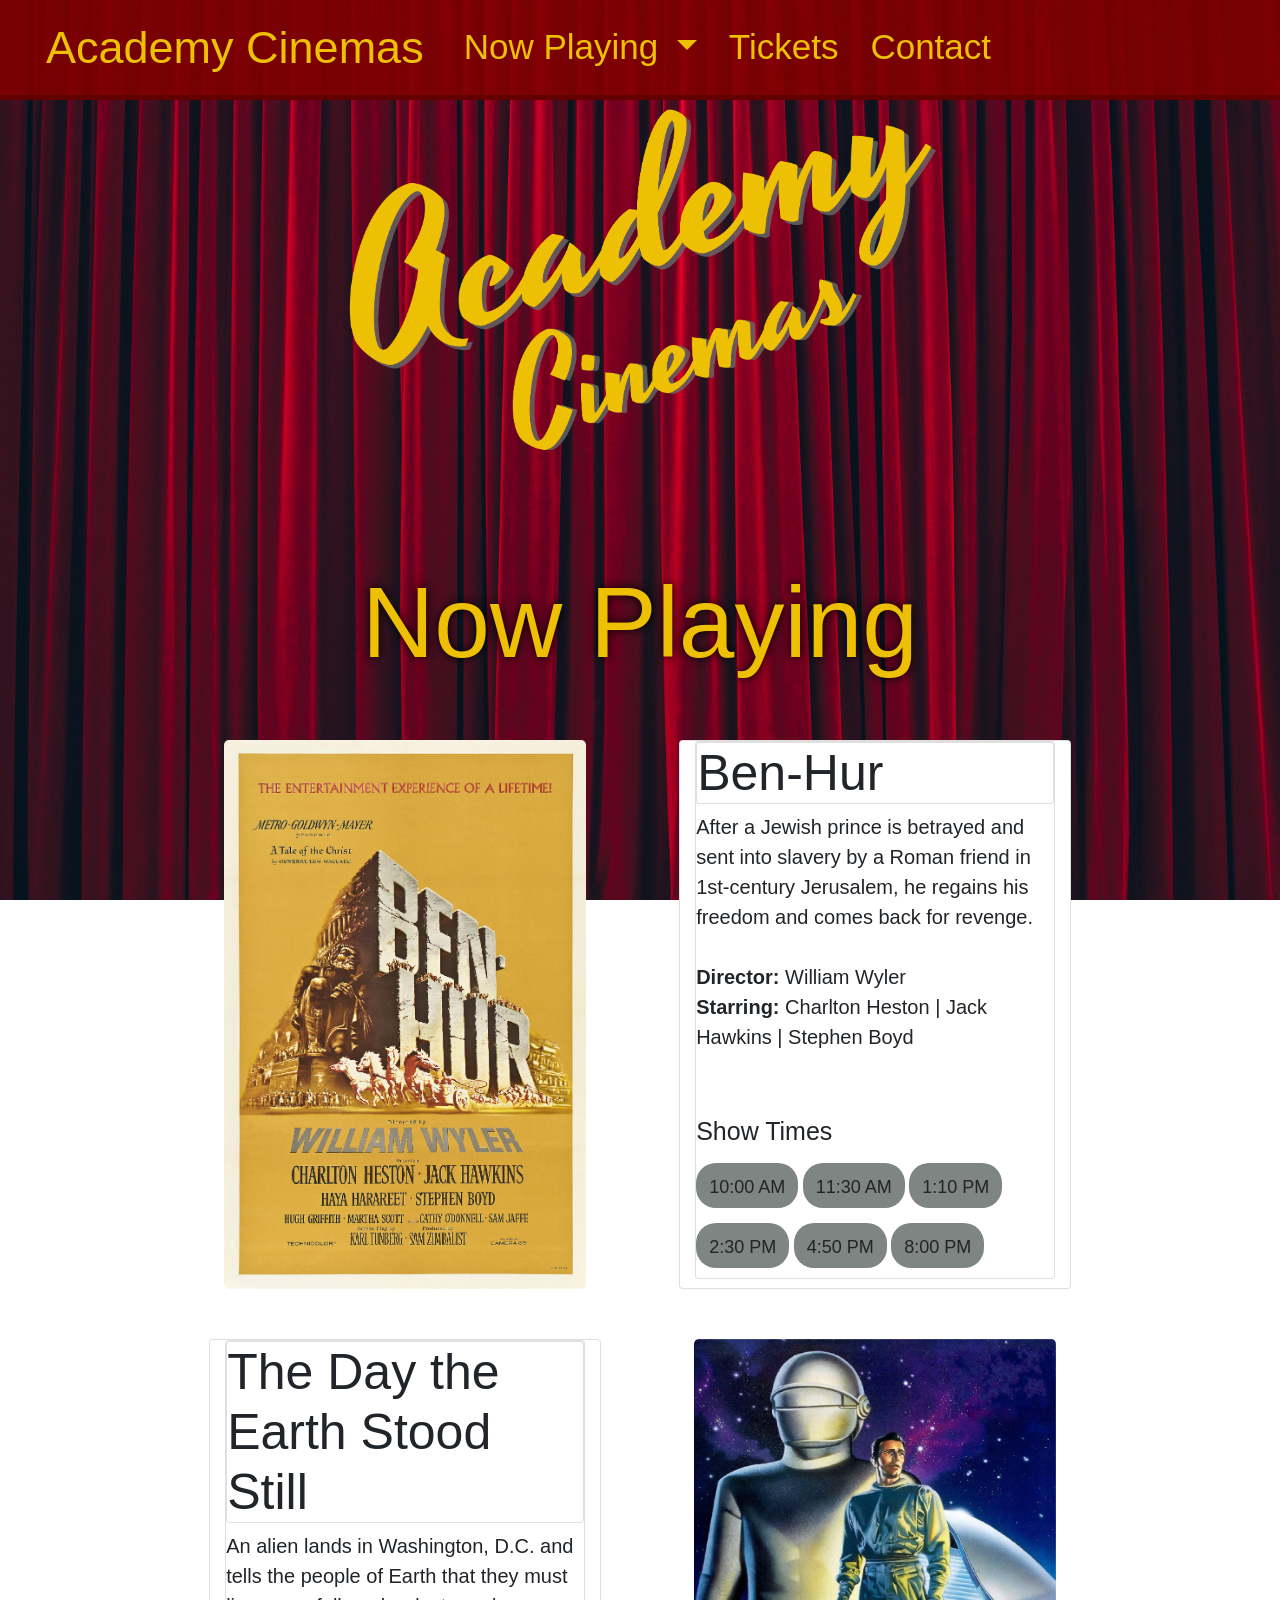
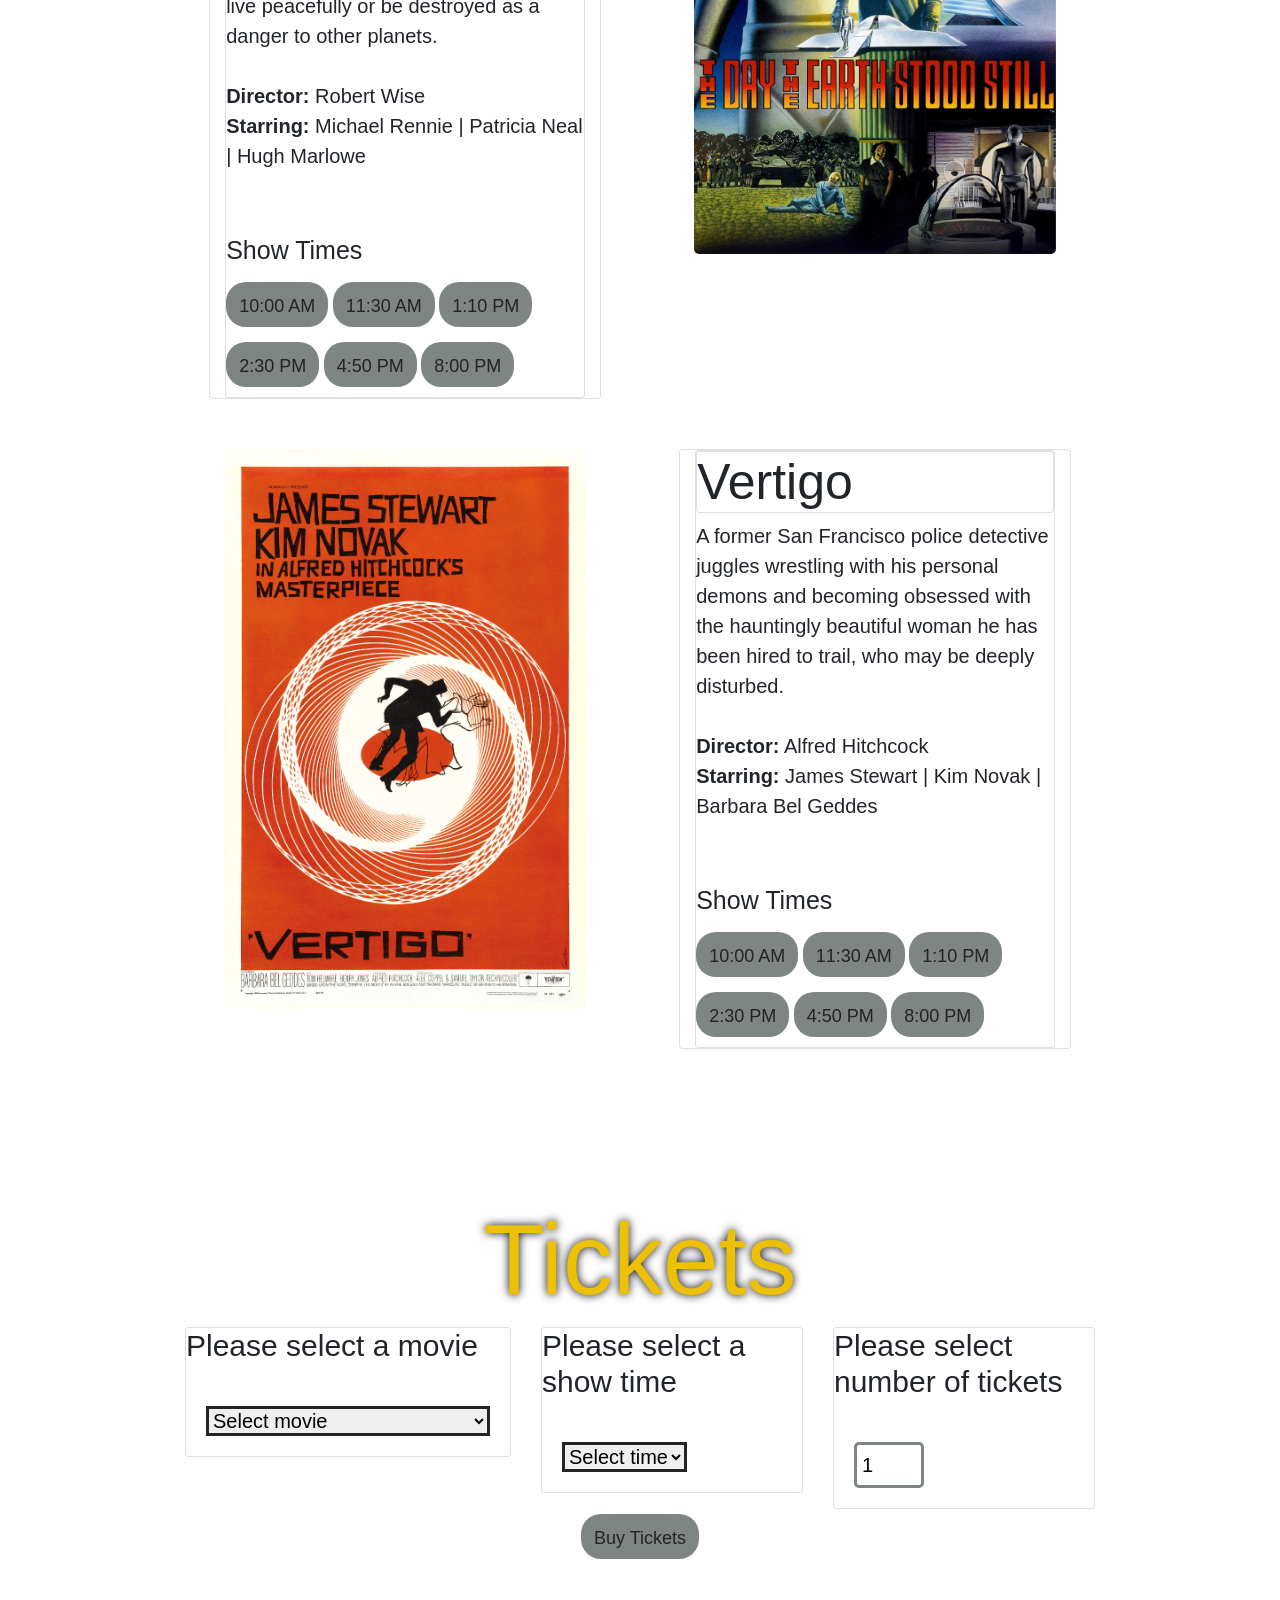
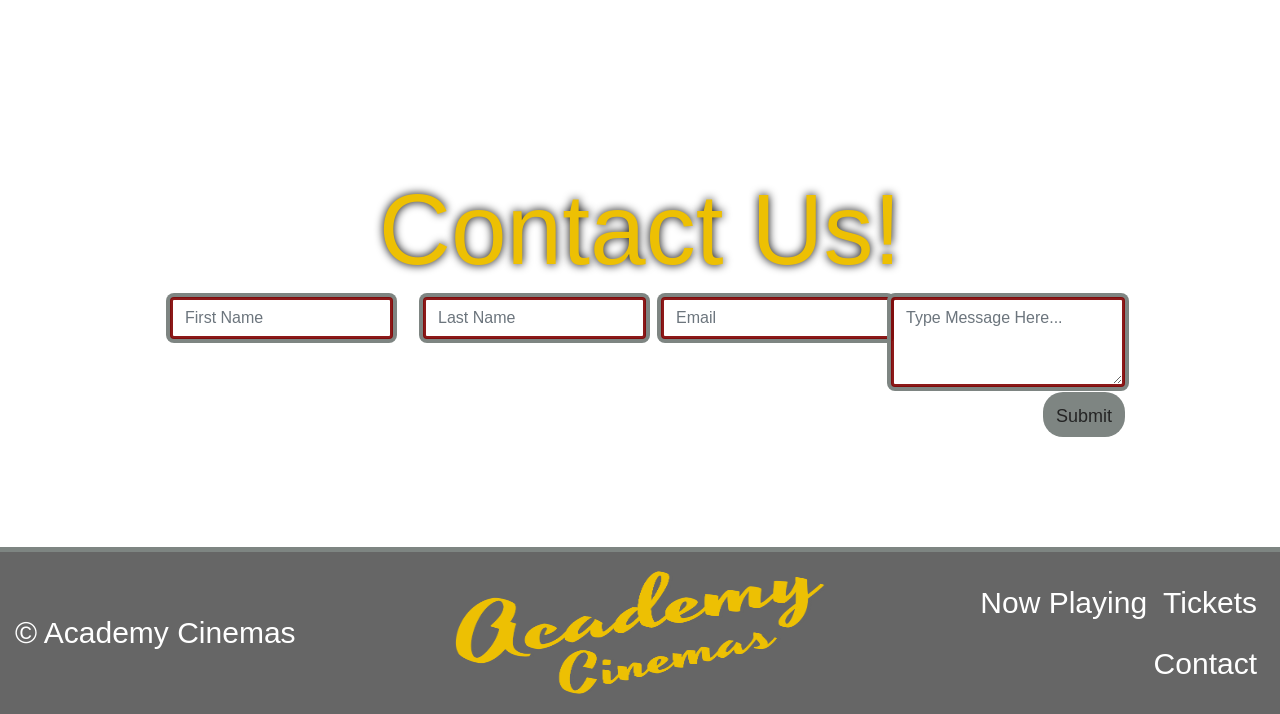
<file: Academy-Cinemas/index.html>
<!doctype html>
<html lang="en">

<head>
  <!-- Required meta tags -->
  <meta charset="utf-8">
  <meta name="viewport" content="width=device-width, initial-scale=1, shrink-to-fit=no">
  <title>/Academy Cinemas</title>

  <!-- Bootstrap CSS -->
  <link rel="stylesheet" href="https://cdn.jsdelivr.net/npm/bootstrap@4.1.3/dist/css/bootstrap.min.css"
    integrity="sha384-MCw98/SFnGE8fJT3GXwEOngsV7Zt27NXFoaoApmYm81iuXoPkFOJwJ8ERdknLPMO" crossorigin="anonymous">
  <!--CUSTOM CSS listed last to override Bootstrap CSS based on levels of specificity-->
  <link href="css/custom.css" rel="stylesheet">
  <!--Custom CSS for multiple screen sizes-->
  <link href="css/custom-css-media.css" rel="stylesheet">
</head>

<body>


  <!-- BOOTSTRAP JavaScript -->
  <!-- jQuery first, then Popper.js, then Bootstrap JS -->
  <script src="https://code.jquery.com/jquery-3.3.1.slim.min.js"
    integrity="sha384-q8i/X+965DzO0rT7abK41JStQIAqVgRVzpbzo5smXKp4YfRvH+8abtTE1Pi6jizo"
    crossorigin="anonymous"></script>
  <script src="https://cdn.jsdelivr.net/npm/popper.js@1.14.3/dist/umd/popper.min.js"
    integrity="sha384-ZMP7rVo3mIykV+2+9J3UJ46jBk0WLaUAdn689aCwoqbBJiSnjAK/l8WvCWPIPm49"
    crossorigin="anonymous"></script>
  <script src="https://cdn.jsdelivr.net/npm/bootstrap@4.1.3/dist/js/bootstrap.min.js"
    integrity="sha384-ChfqqxuZUCnJSK3+MXmPNIyE6ZbWh2IMqE241rYiqJxyMiZ6OW/JmZQ5stwEULTy"
    crossorigin="anonymous"></script>
  <!--NAVBAR-->
  <nav class="navbar navbar-expand-lg navbar-dark sticky-top">
    <a class="navbar-brand" href="#">Academy Cinemas</a>
    <button class="navbar-toggler" type="button" data-toggle="collapse" data-target="#navbarNavDropdown"
      aria-controls="navbarNavDropdown" aria-expanded="false" aria-label="Toggle navigation">
      <span class="navbar-toggler-icon"></span>
    </button>
    <div class="collapse navbar-collapse" id="navbarNavDropdown">
      <ul class="navbar-nav">

        <li class="nav-item dropdown">
          <a class="nav-link dropdown-toggle" href="#" id="navbarDropdownMenuLink" role="button" data-toggle="dropdown"
            aria-haspopup="true" aria-expanded="false">
            Now Playing
          </a>
          <div class="dropdown-menu" aria-labelledby="navbarDropdownMenuLink">
            <a class="dropdown-item" href="#ben-hur">Ben Hur</a>
            <a class="dropdown-item" href="#stood-still">The Day The Earth Stood Still</a>
            <a class="dropdown-item" href="#vertigo">Vertigo</a>
          </div>
        </li>
        <li class="nav-item">
          <a class="nav-link" href="#tickets">Tickets</a>
        </li>
        <li class="nav-item">
          <a class="nav-link" href="#contact">Contact</a>
        </li>

      </ul>
    </div>
  </nav>
  <!--LOGO-->
  <header class="row justify-content-center">
    <img src="Images/logo.png" class="img-fluid col-lg-6" id="header image" alt="Academy Cinemas logo">
  </header>
  <!--NOW PLAYING-->
  <section>
    <div class="container" id="now-playing">
      <h1>Now Playing</h1>
      <!--BEN HUR-->
      <div class="d-flex flex-row flex-wrap spacer" id="ben-hur">
        <div class="col-lg-5 mx-auto">
          <img src="Images/ben-hur.jpg" class="img-fluid" alt="Ben-Hur movie poster">
        </div>
        <div class="card col-lg-5 mx-auto">
          <div class="card body">
            <h3 class="card title">Ben-Hur</h3>
            <!--BEN-HUR MOVIE DESCRIPTION-->
            <P class="lead">
              After a Jewish prince is betrayed and sent into slavery by a Roman friend in
              1st-century Jerusalem, he regains his freedom and comes back for revenge.
              <br>
              <br>
              <b>Director:</b> William Wyler
              <br>
              <b>Starring:</b> Charlton Heston | Jack Hawkins | Stephen Boyd
            </P>
            <br>
            <br>
            <!--BEN-HUR SHOW TIMES-->
            <h4 class="card-title">Show Times</h4>
            <div class="row">
              <div class="col">
                <a class="btn" href="#tickets" role="button">10:00 AM</a>
                <a class="btn" href="#tickets" role="button">11:30 AM</a>
                <a class="btn" href="#tickets" role="button">1:10 PM</a>
              </div>
            </div>
            <div class="row">
              <div class="col">
                <a class="btn" href="#tickets" role="button">2:30 PM</a>
                <a class="btn" href="#tickets" role="button">4:50 PM</a>
                <a class="btn" href="#tickets" role="button">8:00 PM</a>
              </div>
            </div>
          </div>
        </div>
      </div>
      <!--THE DAY THE EARTH STOOD STILL-->
      <div class="d-flex flex-row flex-wrap-reverse spacer" id="stood-still">

        <div class="card col-lg-5 mx-auto">
          <div class="card body">
            <h3 class="card title">The Day the Earth Stood Still</h3>
            <!--THE DAY THE EARTH STOOD STILL MOVIE DESCRIPTION-->
            <P class="lead">
              An alien lands in Washington, D.C. and tells the people of Earth that they must
              live peacefully or be destroyed as a danger to other planets.
              <br>
              <br>
              <b>Director:</b> Robert Wise
              <br>
              <b>Starring:</b> Michael Rennie | Patricia Neal | Hugh Marlowe
            </P>
            <br>
            <br>
            <!--THE DAY THE EARTH STOOD STILL SHOW TIMES-->
            <h4 class="card-title">Show Times</h4>
            <div class="row">
              <div class="col">
                <a class="btn" href="#tickets" role="button">10:00 AM</a>
                <a class="btn" href="#tickets" role="button">11:30 AM</a>
                <a class="btn" href="#tickets" role="button">1:10 PM</a>
              </div>
            </div>
            <div class="row">
              <div class="col">
                <a class="btn" href="#tickets" role="button">2:30 PM</a>
                <a class="btn" href="#tickets" role="button">4:50 PM</a>
                <a class="btn" href="#tickets" role="button">8:00 PM</a>
              </div>
            </div>
          </div>
        </div>
        <div class="col-lg-5 mx-auto">
          <img src="Images/earth-stood-still.jpg" class="img-fluid" alt="The Day the Earth Stood Still movie poster">
        </div>
      </div>
      <!--VERTIGO-->
      <div class="d-flex flex-row flex-wrap spacer" id="vertigo">
        <div class="col-lg-5 mx-auto">
          <img src="Images/vertigo.jpg" class="img-fluid" alt="Vertigo movie poster">
        </div>
        <div class="card col-lg-5 mx-auto">
          <div class="card body">
            <h3 class="card title">Vertigo</h3>
            <!--VERTIGO MOVIE DESCRIPTION-->
            <P class="lead">
              A former San Francisco police detective juggles wrestling with
              his personal demons and becoming obsessed with the hauntingly
              beautiful woman he has been hired to trail, who may be deeply disturbed.
              <br>
              <br>
              <b>Director:</b> Alfred Hitchcock
              <br>
              <b>Starring:</b> James Stewart | Kim Novak | Barbara Bel Geddes
            </P>
            <br>
            <br>
            <!--VERTIGO SHOW TIMES-->
            <h4 class="card-title">Show Times</h4>
            <div class="row">
              <div class="col">
                <a class="btn" href="#tickets" role="button">10:00 AM</a>
                <a class="btn" href="#tickets" role="button">11:30 AM</a>
                <a class="btn" href="#tickets" role="button">1:10 PM</a>
              </div>
            </div>
            <div class="row">
              <div class="col">
                <a class="btn" href="#tickets" role="button">2:30 PM</a>
                <a class="btn" href="#tickets" role="button">4:50 PM</a>
                <a class="btn" href="#tickets" role="button">8:00 PM</a>
              </div>
            </div>
          </div>
        </div>
      </div>
    </div>
  </section>
  <!--TICKETS-->
  <section>
    <div class="container spacer" id="tickets">
      <h1>Tickets</h1>
      <div class="d-flex flex-row flex-wrap">
        <!--MOVIE SELECTION-->
        <div class="col">
          <div class="card">
            <h5 class="card-title">Please select a movie</h5>
            <div class="card-body">
              <select class="form-select" aria-label="Movie title selection">
                <option selected>Select movie</option>
                <option value="1">Ben-Hur</option>
                <option value="2">The Day the Earth Stood Still</option>
                <option value="3">Vertigo</option>
              </select>
            </div>
          </div>
        </div>
        <!--TIME SELECTION-->
        <div class="col">
          <div class="card">
            <h5 class="card-title">Please select a show time</h5>
            <div class="card-body">
              <select class="form-select" aria-label="Show time selection">
                <option selected>Select time</option>
                <option value="1">10:00 AM</option>
                <option value="2">11:30 AM</option>
                <option value="3">1:10 PM</option>
                <option value="4">2:30 PM</option>
                <option value="5">4:50 PM</option>
                <option value="6">8:00 PM</option>
              </select>
            </div>
          </div>
        </div>
        <!--NUMBER OF TICKETS-->
        <div class="col">
          <div class="card">
            <h5 class="card-title">Please select number of tickets</h5>
            <div class="card-body">
              <input type="number" id="quantity" value="1" step="1">
            </div>
          </div>
        </div>
      </div>
      <!--BUY TICKETS BUTTON-->
      <div class="row justify-content-center">
        <div class="col-auto">
          <button type="submit" class="btn yellow-btn">Buy Tickets</button>
        </div>
      </div>
    </div>
  </section>
  <!--CONTACT FORM-->
  <section>
    <div class="container" id="contact">
      <h1>Contact Us!</h1>
      <div class="row gy-4">
        <div class="col">
          <input type="text" class="form-control" placeholder="First Name">
        </div>
        <div class="col">
          <input type="text" class="form-control" placeholder="Last Name">
        </div>
        <div>
          <input type="email" class="form-control" placeholder="Email">
        </div>
        <div>
          <textarea class="form-control" rows="3" placeholder="Type Message Here..."></textarea>
          <button type="submit" class="btn yellow-btn" id="contact-submit">Submit</button>
        </div>
      </div>
    </div>
  </section>
  <!--FOOTER-->
  <section>
    <div class="container-fluid">
      <footer class="d-flex flex-wrap justify-content-center align-items-center py-3">
        <p class="col-md-4 mb-0 footer-text">&copy; Academy Cinemas</p>
        <img src="Images/logo.png" class="col-md-4 footer-img" alt="Academy Cinemas logo">
        <ul class="nav col-md-4 justify-content-end">
          <li class="nav-item"><a href="#now-playing" class="nav-link px-2 footer-text">Now Playing</a></li>
          <li class="nav-item"><a href="#tickets" class="nav-link px-2 footer-text">Tickets</a></li>
          <li class="nav-item"><a href="#contact" class="nav-link px-2 footer-text">Contact</a></li>
        </ul>
      </footer>
    </div>
  </section>
</body>

</html>
</file>
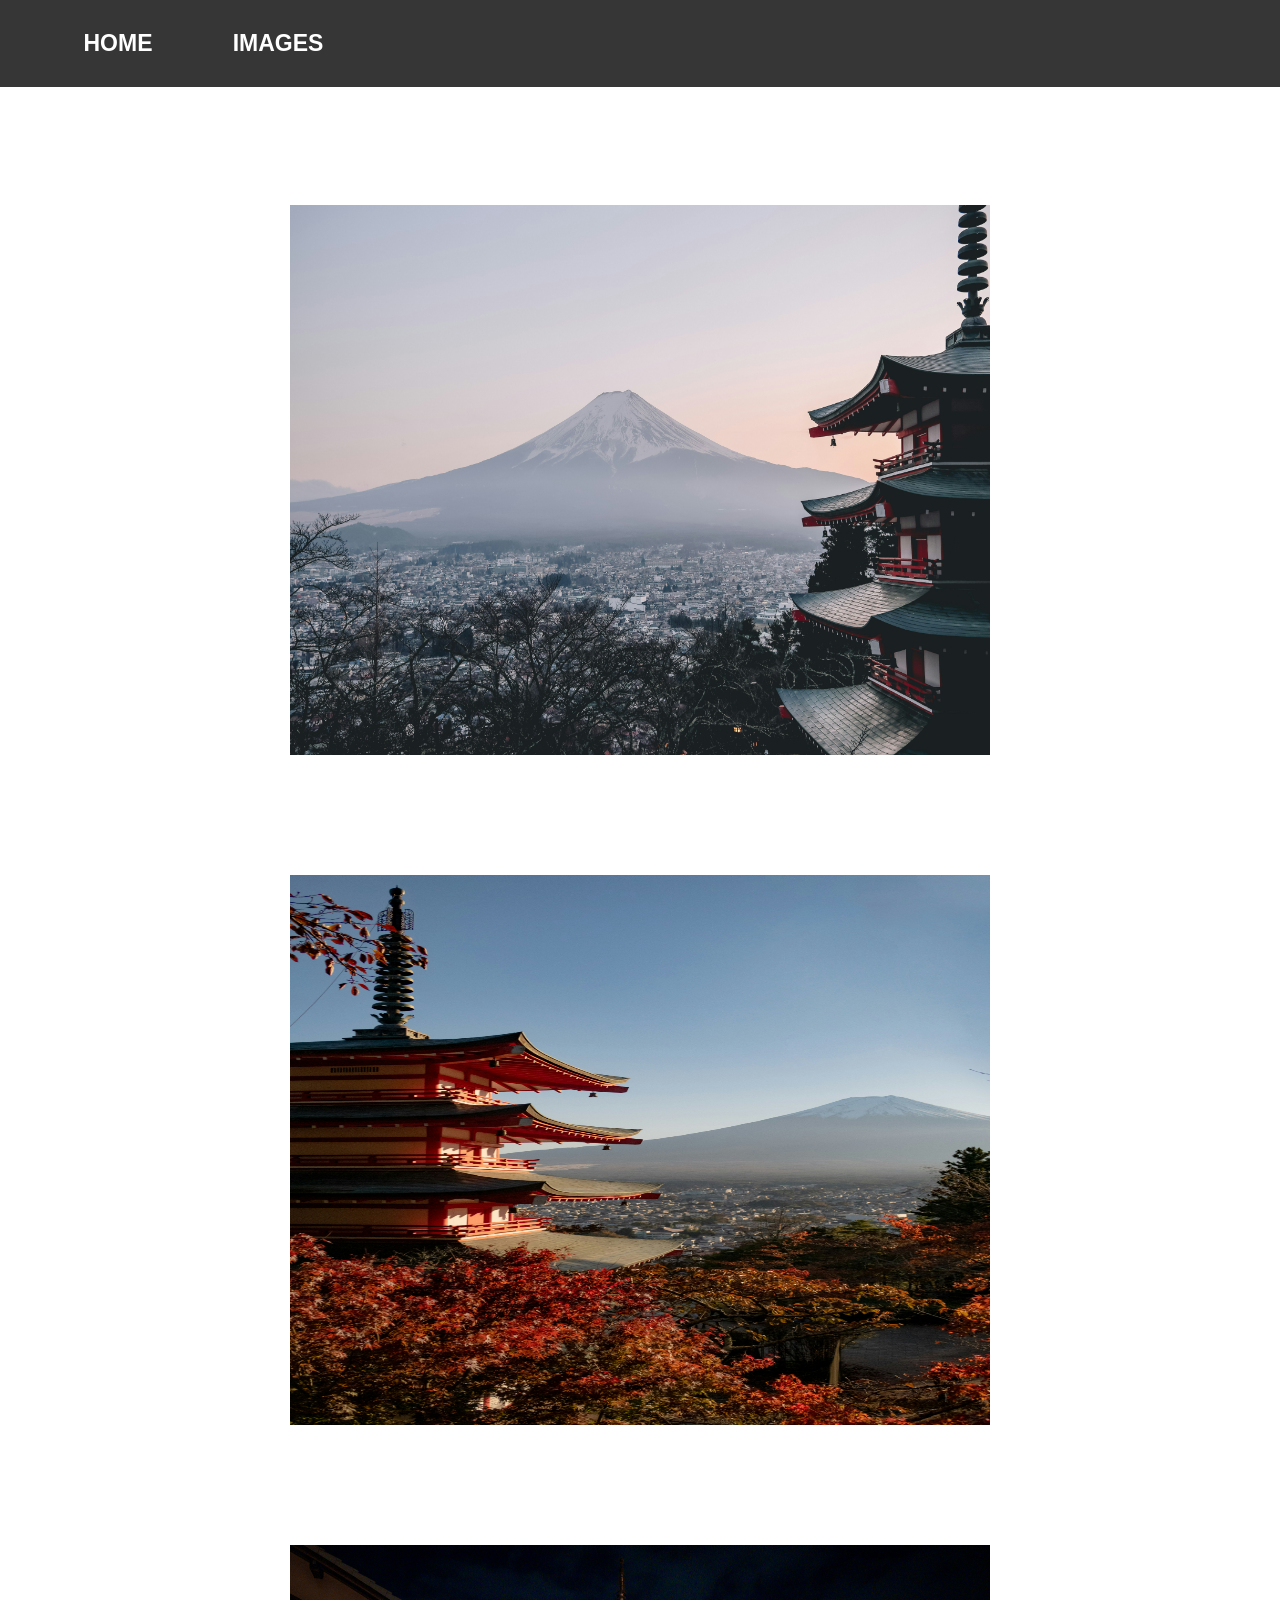
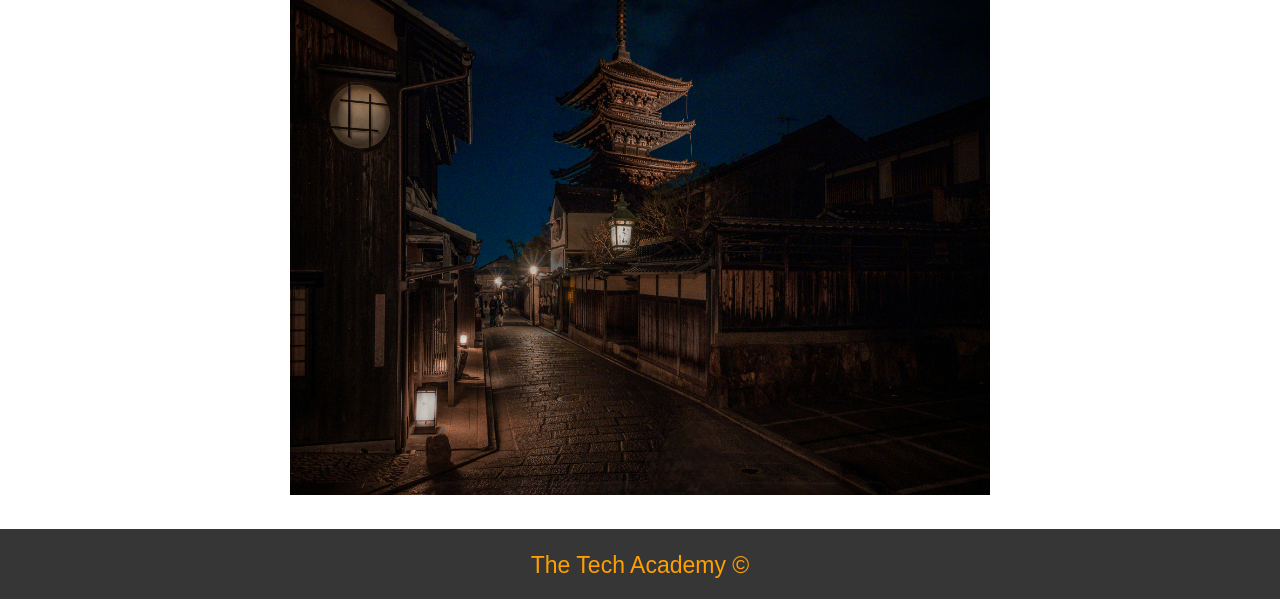
<file: Creating-CSS-Effects/index.html>
<!DOCTYPE html>
<html>

<head>
    <title>Creating Effects with CSS</title>
    <meta charset="utf-8">
    <link rel="stylesheet" href="css/style.css">
</head>

<body>
    <!--NAVBAR-->
    <nav class="nav-bar">
        <ul>
            <li>
                <a href="#">Home</a>
            </li>
            <li class="drop">
                <a href="#">Images</a>
                <div class="rollover-menue">
                    <a href="#image1">Image 1</a>
                    <a href="#image2">Image 2</a>
                    <a href="#image3">Image 3</a>
                </div>
            </li>
        </ul>
    </nav>
    <!--IMAGES-->
    <section>
        <!--IMAGE ONE-->
        <div class="image-container" id="image1">
            <img src="images/Japan-one.jpg">
            <div class="overlay "></div>
        </div>
        <!--IMAGE TWO-->
        <div class="image-container" id="image2">
            <img src="images/Japan-two.jpg" class="zoom">

        </div>
        <!--IMAGE THREE-->
        <div class="image-container" id="image3">
            <div class="circle">
                <img src="images/Japan-three.jpg">
            </div>
        </div>
    </section>
    <!--FOOTER-->
    <footer>
        <div class="footer-text">
            <p>The Tech Academy &copy;</p>
        </div>
    </footer>
</body>

</html>
</file>
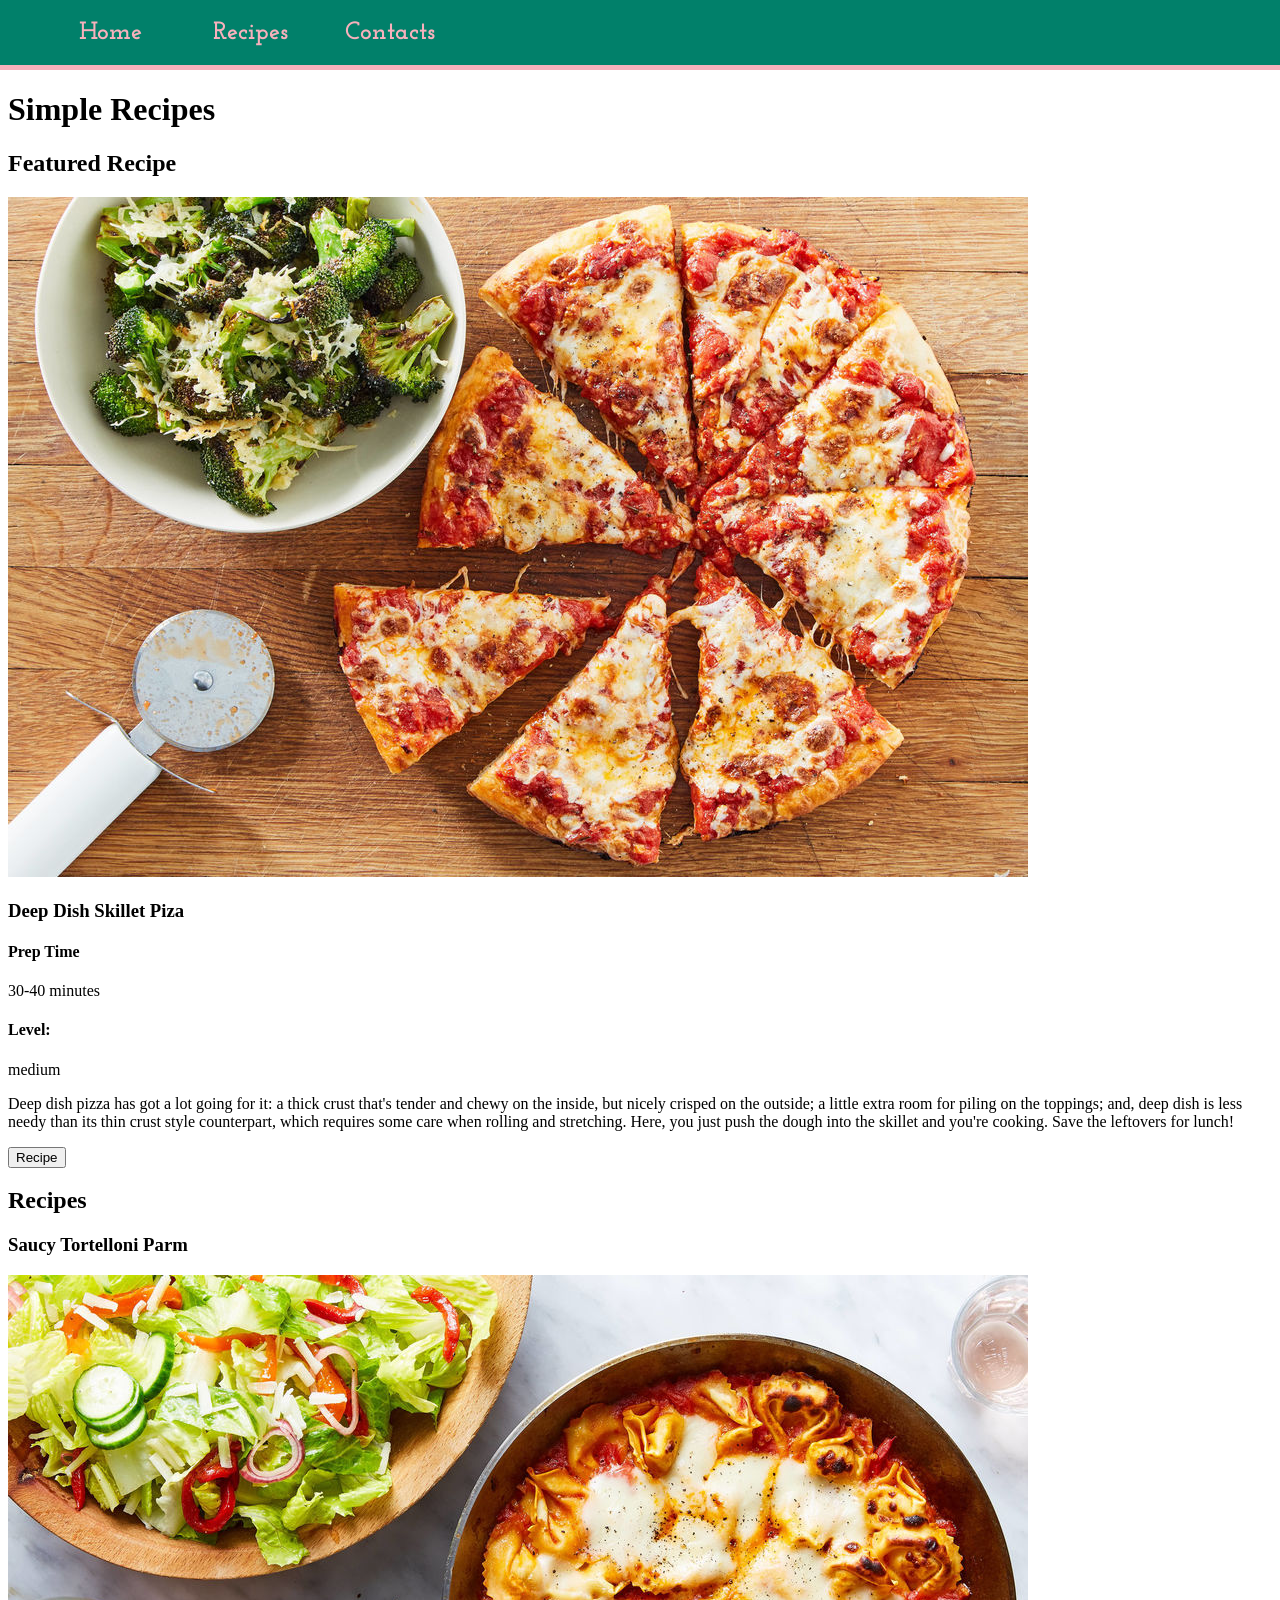
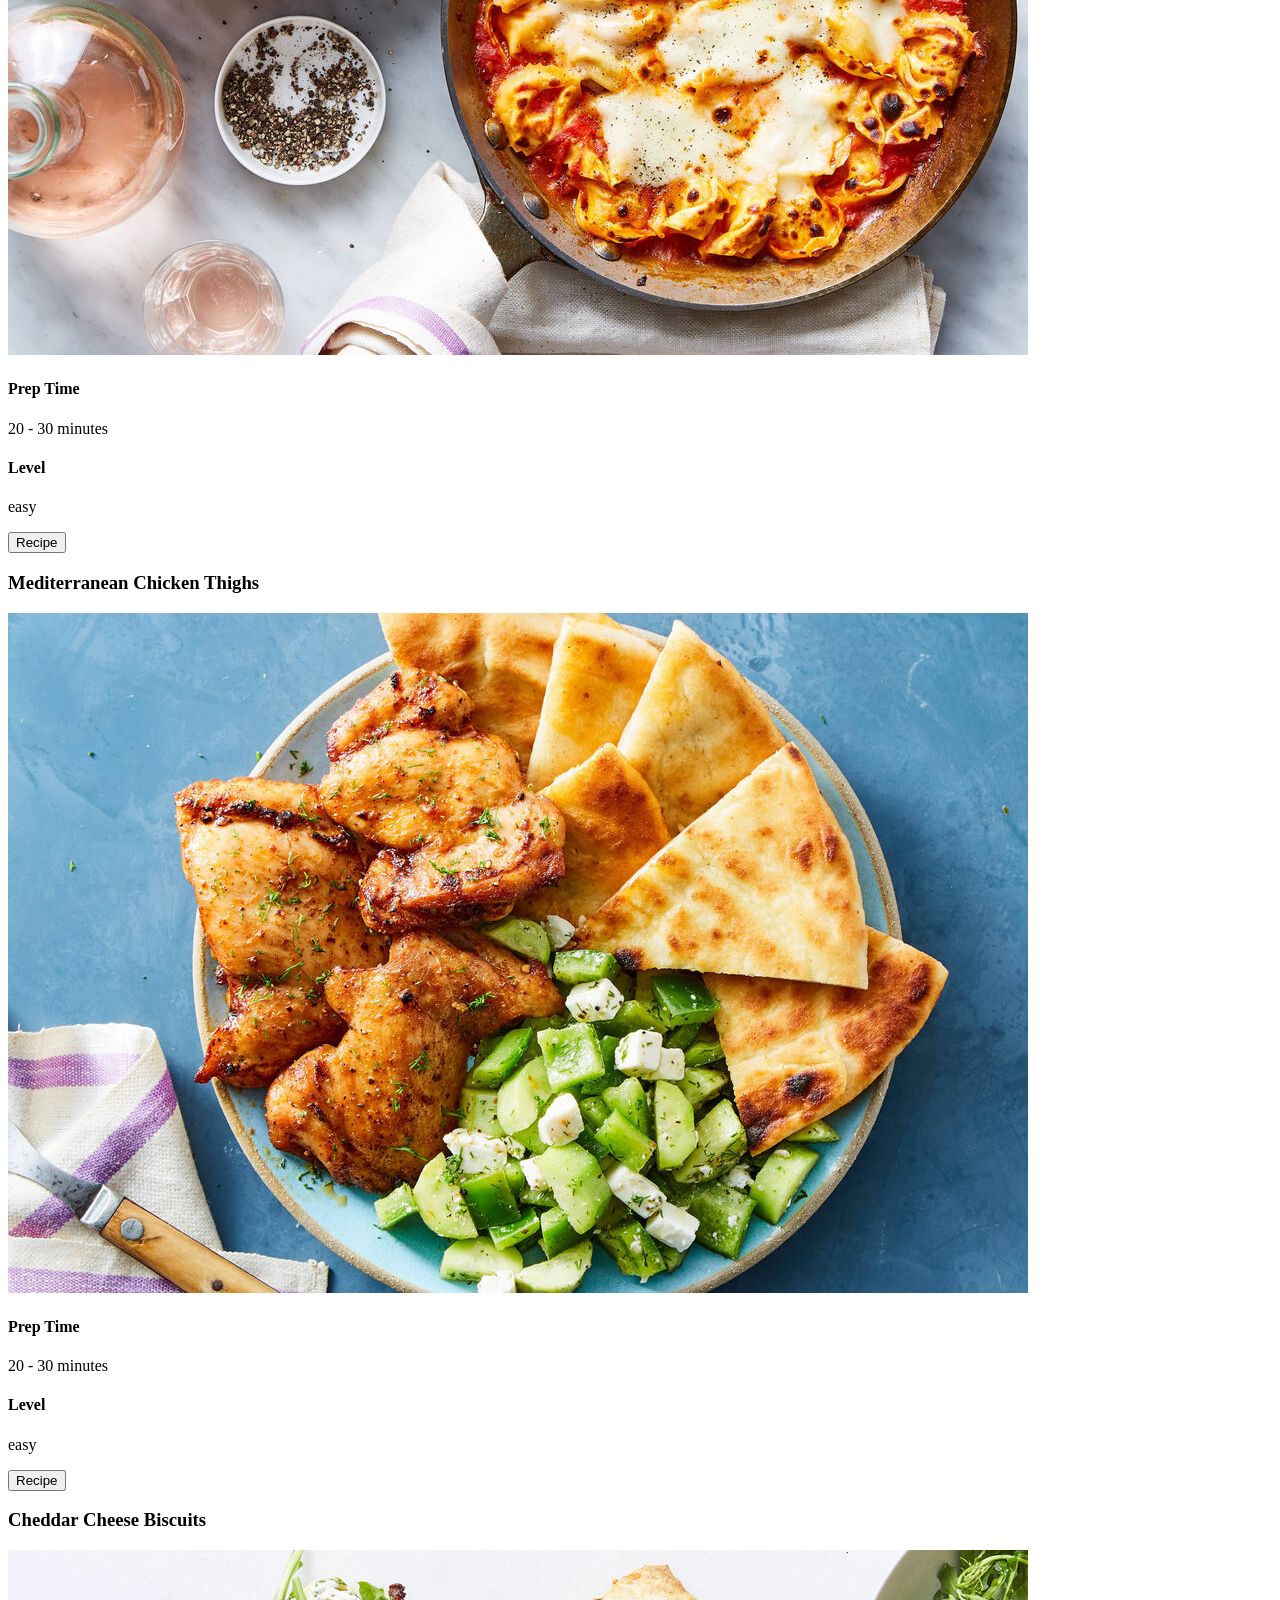
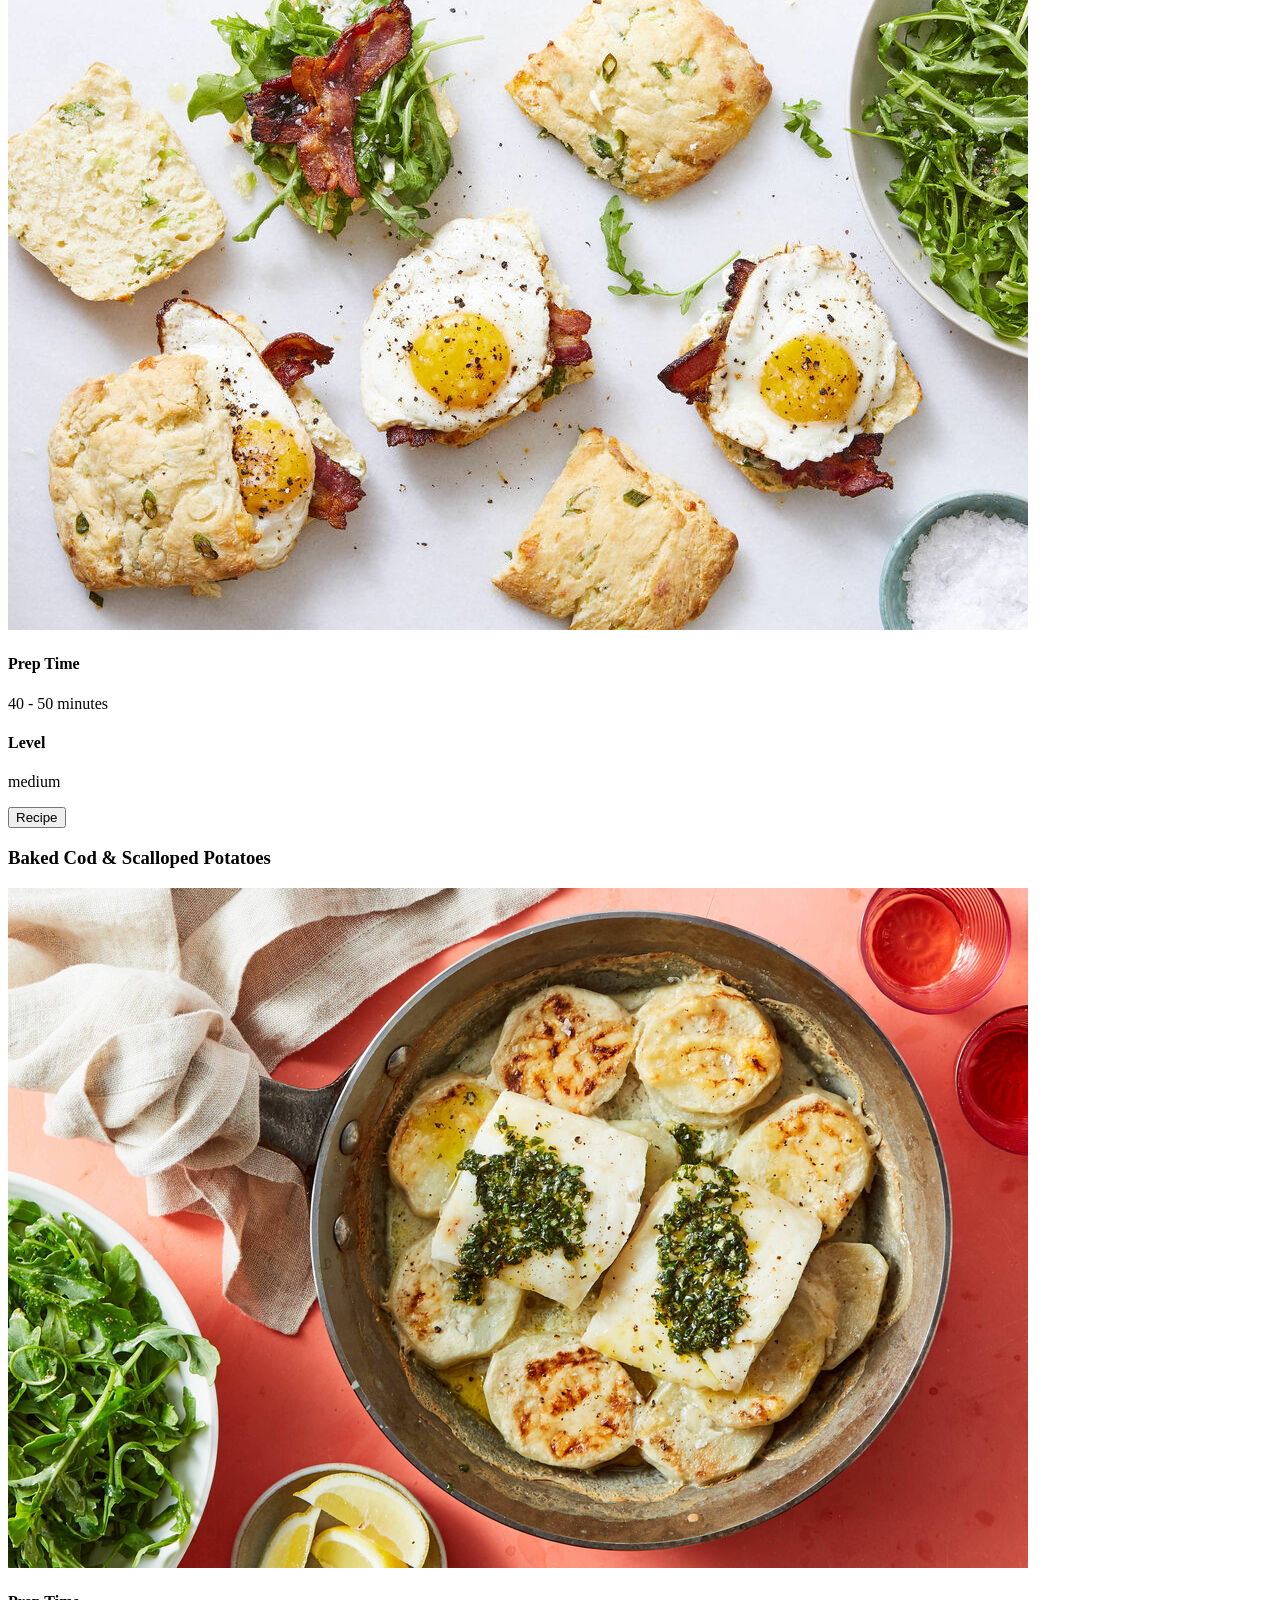
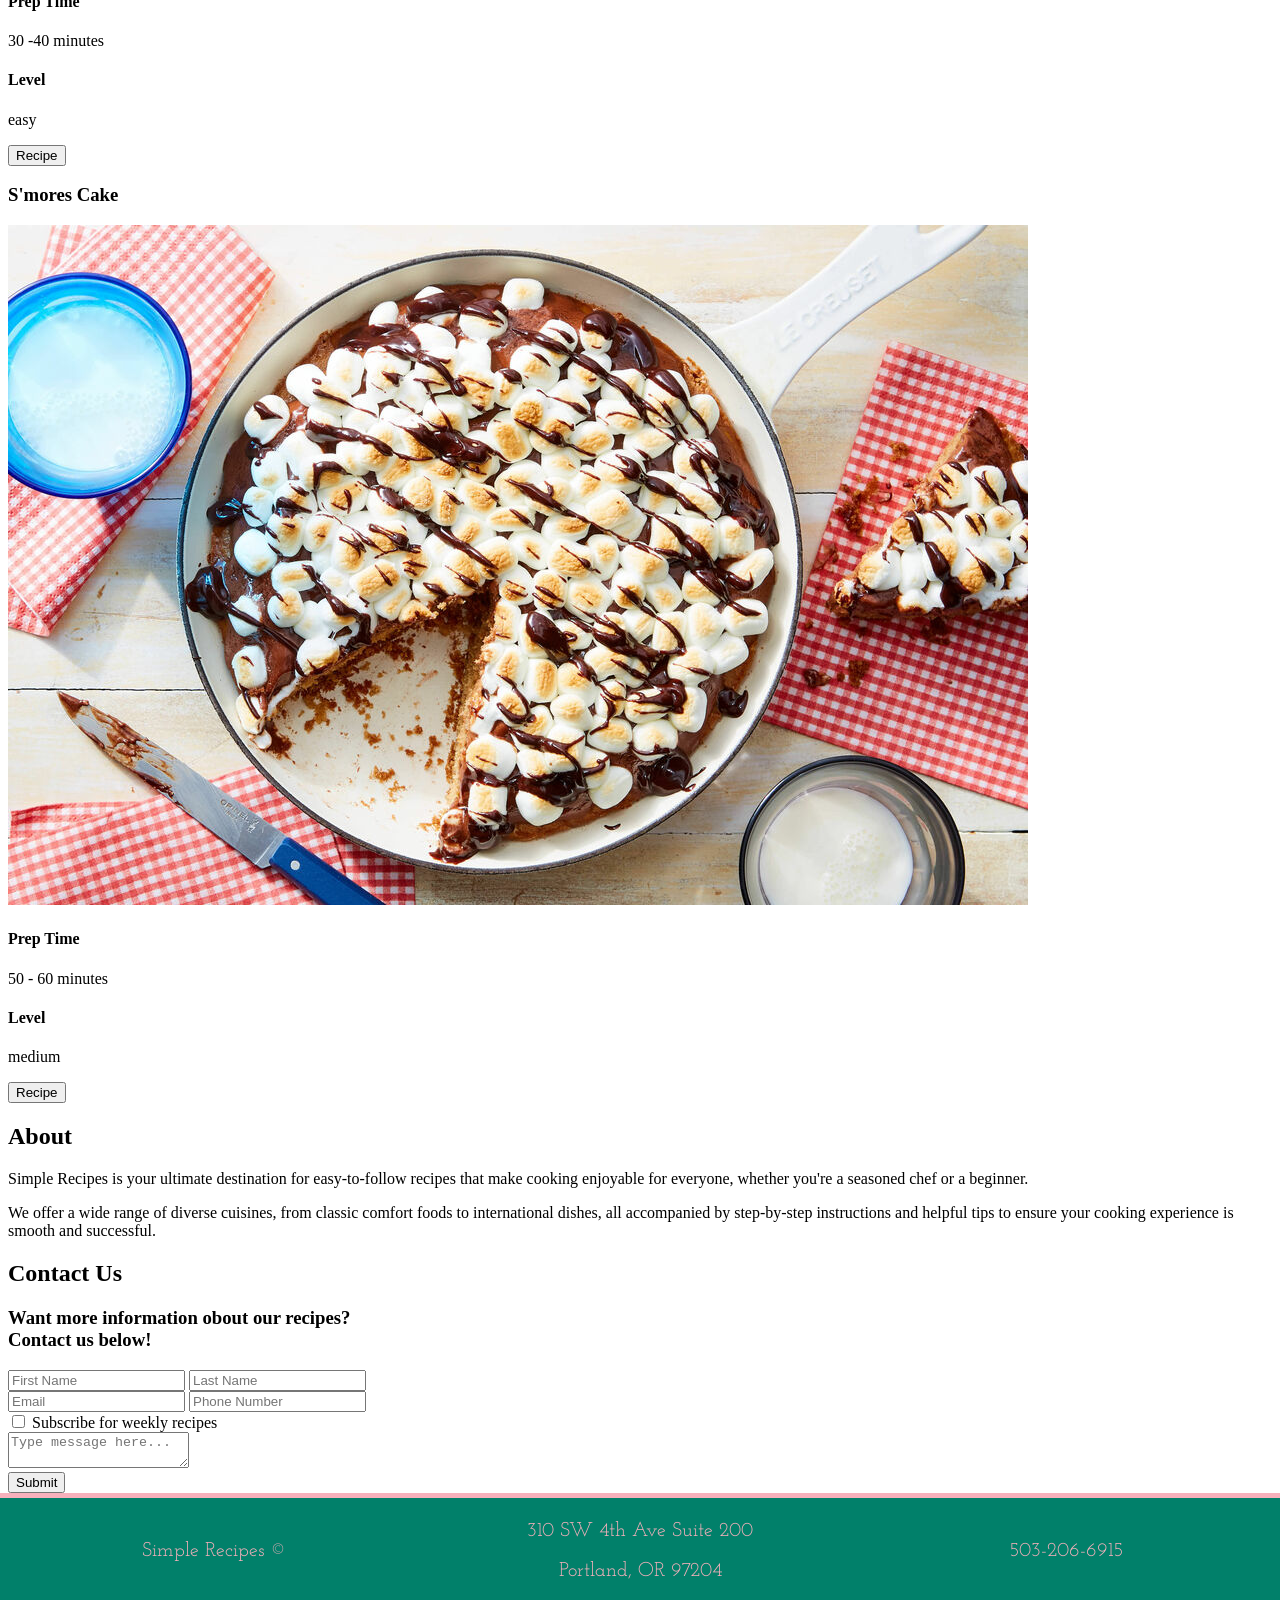
<file: Simple-Recipes/index.html>
<!DOCTYPE html>
<html>

<head>
    <title>Simple Recipes</title>
    <meta charset="UTF-8">
    <link href="css/style.css" rel="stylesheet">
</head>

<body>
    <!--NAVBAR-->
    <nav class="nav-bar">
        <ul>
            <li><a href="#">Home</a></li>
            <li class="drop"><a href="#recipes">Recipes</a>
                <div class="rollover-menu">
                    <a href="#featured">Featured Recipe</a>
                    <a href="#pasta">Pasta</a>
                    <a href="#chicken">Chicken</a>
                    <a href="#biscuits">Biscuts</a>
                    <a href="#fish">Fish</a>
                    <a href="#dessert">Dessert</a>
                </div>
            </li>
            <li><a href="#contact">Contacts</a></li>
        </ul>
    </nav>
    <!--HEADER-->
    <header>
        <h1>Simple Recipes</h1>
    </header>
    <!--RECIPES-->
    <section>
        <!--FEATURED RECIPE-->
        <div id="featured">
            <h2>Featured Recipe</h2>
            <div>
                <img src="images/skillet-pizza.jpeg"></div>
                <div>
                    <h3>Deep Dish Skillet Piza</h3>
                    <h4>Prep Time</h4>
                    <p>30-40 minutes</p>
                    <h4>Level:</h4>
                    <p>medium</p>
                    <p>Deep dish pizza has got a lot going for it:
                        a thick crust that's tender and chewy on the inside,
                        but nicely crisped on the outside; a little extra room for piling
                        on the toppings; and, deep dish is less needy than its thin crust
                        style counterpart, which requires some care when rolling and stretching.
                        Here, you just push the dough into the skillet and you're cooking.
                        Save the leftovers for lunch!</p>
                    <input type="button" value="Recipe">
                </div>
            </div>
            <!--RECIPE CARDS-->
            <div id="recipes">
                <h2>Recipes</h2>
                <!--PASTA-->
                <div id="pasta">
                    <h3>Saucy Tortelloni Parm</h3>
                    <div>
                        <img src="images/tortelloni.jpeg "></div>
                        <div>
                            <h4>Prep Time</h4>
                            <p>20 - 30 minutes</p>
                            <h4>Level</h4>
                            <p>easy</p>
                            <input type="button" value="Recipe">
                        </div>
                    </div>
                    <!--CHICKEN-->
                    <div id="chicken">
                        <h3>Mediterranean Chicken Thighs</h3>
                        <div>
                            <img src="images/chicken-thighs.jpeg "></div>
                            <div>
                                <h4>Prep Time</h4>
                                <p>20 - 30 minutes</p>
                                <h4>Level</h4>
                                <p>easy</p>
                                <input type="button" value="Recipe">
                            </div>
                        </div>
                        <!--BISCUITS-->
                        <div id="biscuits">
                            <h3>Cheddar Cheese Biscuits</h3>
                            <div>
                                <img src="images/cheddar-biscuits.jpeg "></div>
                                <div>
                                    <h4>Prep Time</h4>
                                    <p>40 - 50 minutes</p>
                                    <h4>Level</h4>
                                    <p>medium</p>
                                    <input type="button" value="Recipe">
                                </div>
                            </div>
                            <!--FISH-->
                            <div id="fish">
                                <h3>Baked Cod & Scalloped Potatoes</h3>
                                <div>
                                    <img src="images/baked-cod.jpeg "></div>
                                    <div>
                                        <h4>Prep Time</h4>
                                        <p>30 -40 minutes</p>
                                        <h4>Level</h4>
                                        <p>easy</p>
                                        <input type="button" value="Recipe">
                                    </div>
                                </div>
                                <!--DESSERT-->
                                <div id="dessert">
                                    <h3>S'mores Cake</h3>
                                    <div>
                                        <img src="images/smores.jpeg "></div>
                                        <div>
                                            <h4>Prep Time</h4>
                                            <p>50 - 60 minutes</p>
                                            <h4>Level</h4>
                                            <p>medium</p>
                                            <input type="button" value="Recipe">
                                        </div>
                                    </div>
                                </div>
    </section>
    <!--ABOUT-->
    <section id="about">
        <h2>About</h2>
        <div>
            <p>Simple Recipes is your ultimate destination for easy-to-follow recipes that make cooking enjoyable for everyone, whether you're a seasoned chef or a beginner.
            <p>We offer a wide range of diverse cuisines, from classic comfort foods to international dishes, all accompanied by step-by-step instructions and helpful tips to ensure your cooking experience is smooth and successful.</p>
            </p>
        </div>
    </section>
    <!--CONTACT FORM-->
    <section>
        <div id="contact">
            <h2>Contact Us</h2>
            <h3>Want more information obout our recipes?
                <br>
                Contact us below!
            </h3>
            <form>
                <input type="text" placeholder="First Name">
                <input type="text" placeholder="Last Name">
                <br>
                <input type="email" placeholder="Email">
                <input type="tel" placeholder="Phone Number">
                <br>
                <input type="checkbox" id="subscription">
                <label for="suscription">Subscribe for weekly recipes</label>
                <br>
                <textarea placeholder="Type message here..."></textarea>
                <br>
                <input type="submit" value="Submit">
            </form>
        </div>
    </section>
    <!--FOOTER-->
    <footer>
        <table>
            <tr>
                <td>
                    <p>Simple Recipes &copy;</p>
                </td>
                <td>
                    <p>310 SW 4th Ave Suite 200</p>
                    <p>Portland, OR 97204</p>
                </td>
                <td>
                    <p>503-206-6915</p>
                </td>
            </tr>
        </table>
    </footer>
</body>

</html>
</file>
<file: Academy-Cinemas/css/custom.css>
/*Font Passion one from fonts.google.com*/
@import url('https://fonts.googleapis.com/css2?family=Passion+One:wght@400;700;900&display=swap');
/*Font Yesteryear from fonts.google.com*/
@import url('https://fonts.googleapis.com/css2?family=Yesteryear&display=swap');
/*Creates global CSS variables that can be reused throughout the file*/
:root {
--main-color: rgb(126, 133, 130);
--main-color-accent: rgb(237, 192, 3);
--main-color-transparent: rgba(126, 133, 130, 0.8);
--secondary-color: rgba(128, 0, 0, 0.9);
--accent-color: rgb(36, 36, 36);
--accent-text-color: rgb(255, 255, 255);
--main-font-family: "Passion One", cursive
--secondary-font-family: "Yesteryear", cursive;
}

html{
    scroll-padding-top: 100px;
}

body{
    background-image: url(../Images/theater-curtains.jpg);
    background-size: 100% 120%; /*100% horizontally and 120% vertically*/
    background-attachment: fixed;
    overflow-x: hidden; /*Removes left to right scroll bar*/
}

/*NAVBAR*/

.navbar{
    background-color: var(--secondary-color);
    border-bottom: 5px solid rgb(98, 0, 0);
    min-height: 100px;
    height: auto;
}

/*Affects the title in the navbar Academy Cinmas*/
.navbar-brand{
    color: var(--main-color-accent);
    font-family: var(--main-font-family);
    font-size: 45px;
    padding-left: 30px;
}

.nav-link{
    color: var(--main-color-accent);
    font-family: var(--main-font-family);
    font-size: 35px;
}

/*Affects the hover states of the links in the navbar*/
.nav-link :hover{
    color: var(--main-color-transparent);
    text-shadow: 0 0 3px rgba(255, 123, 0, 0.6);
}

/*Sets the color of the link that has been clicked on in other words the "active link"*/
.nav-link:focus{
    color: var(--accent-text-color);
    text-shadow: 0 0 3px rgba(255, 123, 0, 0.6);
}

/*Adjust the left paddimg of the navbar links*/
.navbar-expand-lg .navbar-nav .nav-link{
    padding-left: 1.5rem;
}

/*MOVIE DROP DOWN MENU*/

/*Targets the dropdown menu that contains the links for each movie title*/
.dropdown-menu{
    border: none; /*Removes the thin black border*/
    border-radius: 0;
    box-shadow: 0px opx 16px 2px rgba(0, 0, 0, 0.4);
    background-color: var(--main-color);
    padding: 0px; /*Overrides Bootstraps padding on the top and bottom of the drop down menu*/
}

/*Sets up the styling for each movie link in the drop down menu*/
.dropdown-item{
    color: var(--accent-color);
    font-family: var(--main-font-family);
    text-align: center;
    font-size: 30px;
    padding-top: 15px; /*Adds some space to the top of each link to center them*/
    border-bottom: 2px solid rgb(117, 77, 13);
}

.dropdown-item:hover, .dropdown-item:focus{
    color: var(--accent-text-color);
    background-color: var(--main-color);
}

/*MOBILE MENU*/

.navbar-toggler{
    border: none;
    transition: 0.5s ease;
    transition: 0.5s ease;
}

.navbar-toggler:focus{
    box-shadow: 0 0 0 var(--bs-navbar-toggler-focus-width) rgb(98, 0, 0);
    transition: 0.5s ease;
}

.navbar-toggler-icon{
    background-image: url("data:image/svg+xml,%3csvg xmlns='http//www.w3.org/2000/svg' viewbox='0 0 30 30'%3e%3cpath stroke='rgb%28237, 192, 3%29' stroke-linecap='round' stroke-miterlimit='10' stroke-width='2' d='M4 7h22M4 15h22M4 23h22' /%3e%3c/svg%3e");
}

.navbar-toggler:focus{
    box-shadow: 0 0 0 var(--bs-navbar-toggler-focus-width) rgb(98, 0,  0);
    transition: 0.5S ease;
}

/*Academy Cinemas title*/
.navbar-dark .navbar-brand{
    color: var(--main-color-accent);
}

/*Menu links suck as Now Playing*/
.navbar-dark .navbar-nav .nav-link{
    color: var(--main-color-accent);
}

/*HEADER IMAGE*/

#header-image{
    padding-top: 150px;
}

/*GENERAL STYLING*/

h1, h3, h4, h5, p{
    cursor: default; /*Changes the cursor back to the default arrow instead of a text cursor when hovering your mouse over text*/
}

h1{
    font-family: var(--main-font-family);
    color: var(--main-color-accent);
    text-shadow: 0 0 10px rgb(0,  0,  0);
    text-align: center;
    font-size: 100px;
}

h3{
    font-family: var(--main-font-family);
    font-size: 50px;
}

h4{
    font-family: var(--secondary-font-family);
    font-size: 25px;
}

h5{
    font-size: 30px;
    font-family: var(--main-font-family);
}

b{
    font-weight: 600;
}

img{
    border-radius: 5px;
} 
/*MOVIE CARDS*/

.container{
    padding: 100px;
}

.card-body{
    padding-top: 30px;
    padding-left: 20px;
}

.spacer{
    padding-top: 50px;
}

/*BUTTONS*/

/*Creates the main styling for buttons that contain the Bootstrap .btn class*/
.btn{
    background-color: var(--main-color);
    border-radius: 20px;
    margin-top: 5px;
    margin-bottom: 10px;
    padding-top: 10PX;
    color: var(--accent-color);
    font-family: var(--main-font-family);
    font-size: 18px;
}

.btn:focus{
    border-color: transparent; /*Overrides Bootstraps dark border when the user clicks on the button*/
    background-color: var(--main-color);
    color: var(--accent-text-color);
}

/*Added styling for yellow buttons for the buy tickets and contact form sections*/
.yellow-button{
    background-color: var(--main-color-accent);
    padding: 20px;
    border-radius: 40px;
    font-size: 25px;
    color: var(--accent-color);
    width: 150px;
    margin-top: 20px;
    margin-bottom: 40px;
}

.yellow-button:hover, .yellow-button:focus{
    background-color: var(--main-color-accent);
    color: var(--accent-text-color);
}

.form-select{
    font-family: var(--main-font-family);
    font-size: 20px;
    border: 3px solid var(--accent-color);
    transition: border-color 0.5s ease-in;
}

.form-select:focus{
    border-color: var(--secondary-color);
    box-shadow: none;
    transition: 0.5s ease-in;
}

/*Select number of tickets input*/
input[type="number"]{
    width: 70px;
    padding: 5px;
    border: 3px solid var(--main-color);
    border-radius: 5px;
    font-family: var(--main-font-family);
    font-size: 20px;
    transition: border-color 0.5s ease-in;
}
input[type="number"]:focus{
    border: 3px solid var(--secondary-color);
    transition: 0.5s ease-in;
    outline: 0; /*Removes the default outline set by the browser*/
}

/*CONTACT FORM*/

.form-control{
    border: 3px solid var(--main-color);
    transition: 1s ease;
}

/*Overrides Bootstrap's focus effect*/
.form-control{
    color: #212529;
    border-color: var(--secondary-color);
    box-shadow: 0 0 0px .25rem var(--main-color);
}

/*Adjust the contact form submit button to the right side of the screen*/
#contact-submit{
    float: right;
}

/*FOOTER*/

footer{
    border-top: 5px solid var(--main-color);
    background-color: rgba(0, 0, 0, 0.6);
    margin: 0px -15px 0px -15px; /*Extends the footer beyond the webpage on the left and right sides leaving no white space*/
}

.footer-text{
    font-family: var(--main-font-family);
    color: var(--accent-text-color);
    font-size: 30px;
}

/*Specifically styles the footer image separate from the other imageon the page and overrides the img type selector*/
.footer-img{
    width: auto;
    height: 130px;
}
</file>
<file: Academy-Cinemas/css/custom-css-media.css>
@media screen and (min-width: 320px){
   /*calc(minimum size + (maximum size) * ((viewport width percentage - minimum viewport width) / (maximum viewport width - minimum viewport width)))*/
    h1{
    font-size: calc(50px + (100-50) * ((100vw - 320px) / (1920 - 320)));
   }
   
   h4{
    font-size: calc(25px + (35 - 25) * ((100vw -320px) / (1920 - 320)));
   }
   .lead, .btn{
    font-size: calc(16px + (18 -16) * ((100vw - 320px) / (1920 - 320)));
   }

   .yellow-btn{
    font-size: calc(20px + (25-20) * ((100vw - 320px) / (1920 - 320)));
   }
}

@media screen and (max-width: 990px){
    .navbar-collapse{
        background-color: var(--secondary-color);
        border-bottom: 5px solid rgb(98, 0, 0);
        margin-top: 14px; /*Removes the overlap between the navbar and navbar collapse*/
        margin-left: -15px;
        margin-right: -15px;
    }

    .nav-link{
        margin-left: 20px;
    }

    .dropdown-item{
        text-align: left;
        padding-left: 60px;
    }
}
@media screen and (max-width: 1200px){
    html1{
        scroll-padding-top: 300px;
    }
    
    img{
        margin-bottom: 30px;
    }

    .container{
        padding: 50px;
    }
}
</file>
<file: Creating-CSS-Effects/css/style.css>
/*NAVBAR*/
.nav-bar{
    position: sticky;
    top: 0;
    z-index: 4; /*Sets the position of the navbar in the stack layer so it is on top*/
}

ul{
    list-style-type: none; /*Removes the default bullet point styling on list tag elements*/
    background-color: #363636;
    margin: -10px -10px 0px -10px; /*Margin value order top, right, bottom, and left*/
    overflow: hidden; /*Hides excess margin space expanding past the browser window edge and prevents a left to right scroll bar*/
    display: flex; /*Creates flex container so the elements will take up as much of the width that is available*/
    align-items: center;
}

a{
    display: block;
    font-family: Calibri, sans-serif;
    font-size: 23px;
    font-weight: 600;
    color: white;
    text-decoration: none; /*Removes the default underline link text-decoration*/
    text-transform: uppercase; /*Transforms all text to uppercase regardless of the case that is typed in the HTML file*/
    width: 100px;
    padding: 30px;
    text-align: center;
    transition: background-color 0.4s ease-in;
}

/*NAVBAR ROLLOVER EFFECTS*/
a:hover, .drop:hover /*drop hover triggers when any one of the links in the Images list tag is being hoverd over*/{
    background-color: rgb(228, 159, 0);
    color: rgb(49, 49, 49);
    box-shadow: 0px 8px 16px 0px rgba(0, 0, 0, 0.7);
    transition: background-color 0.3s ease-in;
}

/*Styles and hides the anchor links within the images link div tag*/
.rollover-menue{
    display: none;
    position: absolute;
    background-color: white;
    box-shadow: 0px 8px 16px 0px rgba(0, 0, 0, 0.2);
}

/*Displays anchor elements when the user hovers their mouse over the Images link*/
.drop:hover .rollover-menue{
    display: block;
}

/*Specifically styles the anchor elements within the div tag that contains the rollover-menue class selector*/
.rollover-menue a{
    color: #363636;
}

/*Specifically styles the anchor elements within the div tag that contains the rollover-menue class selector when the hover effect is triggered*/
.rollover-menue a:hover{
    color: white;
}

/*Specifically styles the first anchor element child within the rollover-menue div tag*/
.rollover-menue a:hover:nth-child(1){
    background-color: rgb(117, 20, 20);
}

/*Specifically styles the second anchor element child within the rollover-menue div tag*/
.rollover-menue a:hover:nth-child(2){
    background-color: rgb(87, 7, 7);
}

/*Specifically styles the third anchor element child within the rollover-menue div tag*/
.rollover-menue a:hover:nth-child(3){
    background-color: rgb(48, 2, 2);
}

/*FOOTER*/
footer{
    background-color: #363636;
    margin: 30px -10px -10px -10px; /*Margin value order top, right, bottom, and left*/
    overflow: hidden; /*Hides excess margin space expanding past the browser window edge and prevents a left to right scroll bar*/
    height: 70px;
}

/*Styles the text in the footer*/
.footer-text{
    font-family: Calibri, sans-serif;
    font-size: 23px;
    font-weight: 400;color: rgb(288, 159, 0);
    text-align: center;
}

/*IMAGES*/
img{
    width: 700px;
    height: 550px;
}

/*Creates a container for each image to be held in*/
.image-container{
    display: flex;
    justify-content: center;
    padding-top: 120px;
}

/*IMAGE ONE*/
/*Overlays a dark grey color over the first image*/
.overlay{
    position: absolute;
    width: 700px;
    height: 550px;
    background-color: rgb(90, 90, 90);
    opacity: 0;
    transition: 0.5s ease;
}

/*Triggers the hover effect of the overlay on Image 1 with a 60% opacity*/
.overlay:hover{
    opacity: 0.6;
}

/*IMAGE TWO*/
.ZOOM{
    transform: scale(1); /*Sets the base size of image 2 for a zoom in effect*/
    transition: 0.5s ease-out; /*Creates a smooth transition of the image  zooming back to its original size*/
    z-index: 3; /*Sets image position in the stack layer behind navbar so zoom effect does not cover the navbar*/
}

/*Creates a zoom in effect on image 2*/
.zoom:hover{
    transform: scale(1.5); /*Scale image 2 to grow half its size*/
    transition: 0.5s ease-out;
}

/*IMAGE THREE*/

/*Creates the position of the animation burst and hides any overflow of the shape size going beyond the edges of image 3*/
.circle{
    position: relative;
    margin: 0px;
    overflow: hidden;
}

/*Sets up the burst animation shape and position before the hover effect is triggered*/
.circle::before{
    content: "";
    position: absolute;
    width: 0;
    height: 0;
    border-radius: 50%; /*Creates a circle/oval shape*/
    opacity: 0; /*Makes the shape invisible until the animation is triggered by a haover effect*/
    top: 50%;
    left: 50%; /*Top and left position the circle to the center of the image 3*/
    transform: translate(-50%, -50%); /*Allows the circle to evenly expandon all four sides of image 3*/
    animation: burst-reverse 1s;
}

/*Triggers the hover effect on the circle class selector ::before*/
.circle:hover::before{
    animation: burst 1s;
    animation-fill-mode: forwards;
}

/*Creates a growing circle effect*/
@keyframes burst{
    0% /*0% is the start of the animation*/ {
        opacity: 0.2;
        background-color: rgb(224, 224, 224);
    }
    100% /*100% is the end of the animation*/ {
        opacity: 0.7;
        background-color: rgb(224, 224, 224);
        width: 300%;
        height: 300%;
    }
}

/*Animation of the circle shrinking back to the center of the image*/
@keyframes burst-reverse{
    0%{
        opacity: 0.7;
        background-color: rgb(224, 224, 224);
        width: 300;
        height: 300;
    }
    100%{
        opacity: 0.2;
        background-color: rgb(224, 224, 224);
    }
}
</file>
<file: Simple-Recipes/css/style.css>
/*Import link the Josefin Slab from fonts.google.com*/

@import url('https://fonts.googleapis.com/css2?family=Josefin+Slab:ital,wght@0,100..700;1,100..700&display=swap');


html{
    overflow-x: hidden; /*Prevents the browser from displaying a left to right scroll bar as a result  of negative margin values*/
    scroll-behavior: smooth; /*Creates a smooth scrolling effect when a boolmark link is clicked*/
}


/*NAVBAR*/
.nav-bar{
    position: sticky; /*Creates a sticky element that stays in the same spot in the browser screen*/
    top: 0; /*Tells the browser to stick the element at the top lf the page based on user scrolling*/
    z-index: 9; /*Sets the stack layer of the navbar to scroll over all elements*/
}

ul{
    display: flex; /*Creates a flex container which will expand or shrink elements to fill the space available to them and place the elements side by side horizontally*/
    list-style-type: none; /*Removes the default styling for unordered list elements*/
    align-items: center;
    margin: -8px -8px 0px -8px; /*The margin is top, right, bottom, and left. The negative margins will the stretch the background beyond the edge of the browser screen*/
    background-color: rgb(1, 128, 106);
    border-bottom: 5px solid rgb(247, 177, 188);
}

a{
    display: block; /*Displays anchor elements vertically on a new line, this was added so the drop down menu displays vertically and not horizontally on the screen*/
    font-family: "Josefin Slab", serif;
    font-size: 25px;
    font-weight: 800;
    color: rgb(247, 177,188);
    text-align: center;
    width: 100px;
    padding: 20px;
    text-decoration: none;
    transition: background-color 0.3s ease-in;
}

a:hover, .drop:hover a:only-of-type /*Only-of-type effects the only child element nested within an element. This will keep the background color blue while hovering and the text white when we move the mouse over anchor elements in the rollover-menu div*/{
    background-color: rgb(149, 238, 223);
    color: white;
    transition: background-color 0.3s ease-in;
}

.rollover-menu{
    display: none; /*Prevents the anchor links in this div from showing on the web browser until otherwise specified*/
    position: absolute; /*Absolute will position the div element relative to the position of its parent element*/
    background-color: white;
    box-shadow: 0px 8px 16px 0px rgba(0, 0, 0, 0.2);
}

/*Creates a trigger effect when the user hovers their mouse over the Recipes link. The trigger will display all elements within the rollover-menu class div elemnt*/
.drop:hover .rollover-menu{
    display: block;
}

.rollover-menu a{
    color: rgb(0, 80, 67);
}

.rollover-menu a:hover{
    color: white;
    box-shadow: 0px 8px 16px 0px rgba(90, 90, 90, 0.2);
}

.rollover-menu a:nth-child(1){
    border-top: 5px solid rgb(238, 118, 136);
}

/*ABOUT*/

about {
    padding: 60px 20px;
    background-color: #ffffff;
    max-width: 900px;
    margin: 0 auto;
}


about h2{
    font-family: "Josefin Slab", serif;
    font-size: 2.5rem;
    color: rgb(1, 128, 106);
    border-bottom: 3px solid rgb(247, 177, 188);
    padding-bottom: 10px;
    margin-bottom: 20px;
}

about div p {
    font-family: "Josefin Slab", serif;
    font-size: 1.1rem;
    line-height: 1.8;
    color: rgb(247, 177, 188);
    margin-bottom: 15px;
}

/*FOOTER*/

footer{
    align-items: center; /*Will align nested HTML elements in the center i.e. the table data and paragraph elements in the footer tag*/
    margin: 0px -8px -8px -8px; /*Stretches the footer background beyond the browsers edge leaving no white space*/
    background-color: rgb(1, 128, 106);
    border-top: 5px solid rgb(247, 177, 188);
    bottom: 0; /*Positions the footer at the bottom of the screen*/
}

table{
    width: 100%; /*Will take up the full width of the browser  screen*/
}

td{
    width: 33%; /*Each table data item takes up 1/3 of the space available on the screen*/
}

td p{
    font-family: "Josefin Slab", serif; /*Font from fonts.google.com*/
    font-size: 20px;
    font-weight: 600px;
    text-align: center;
    color: rgb(247, 177, 188);
}
</file>
